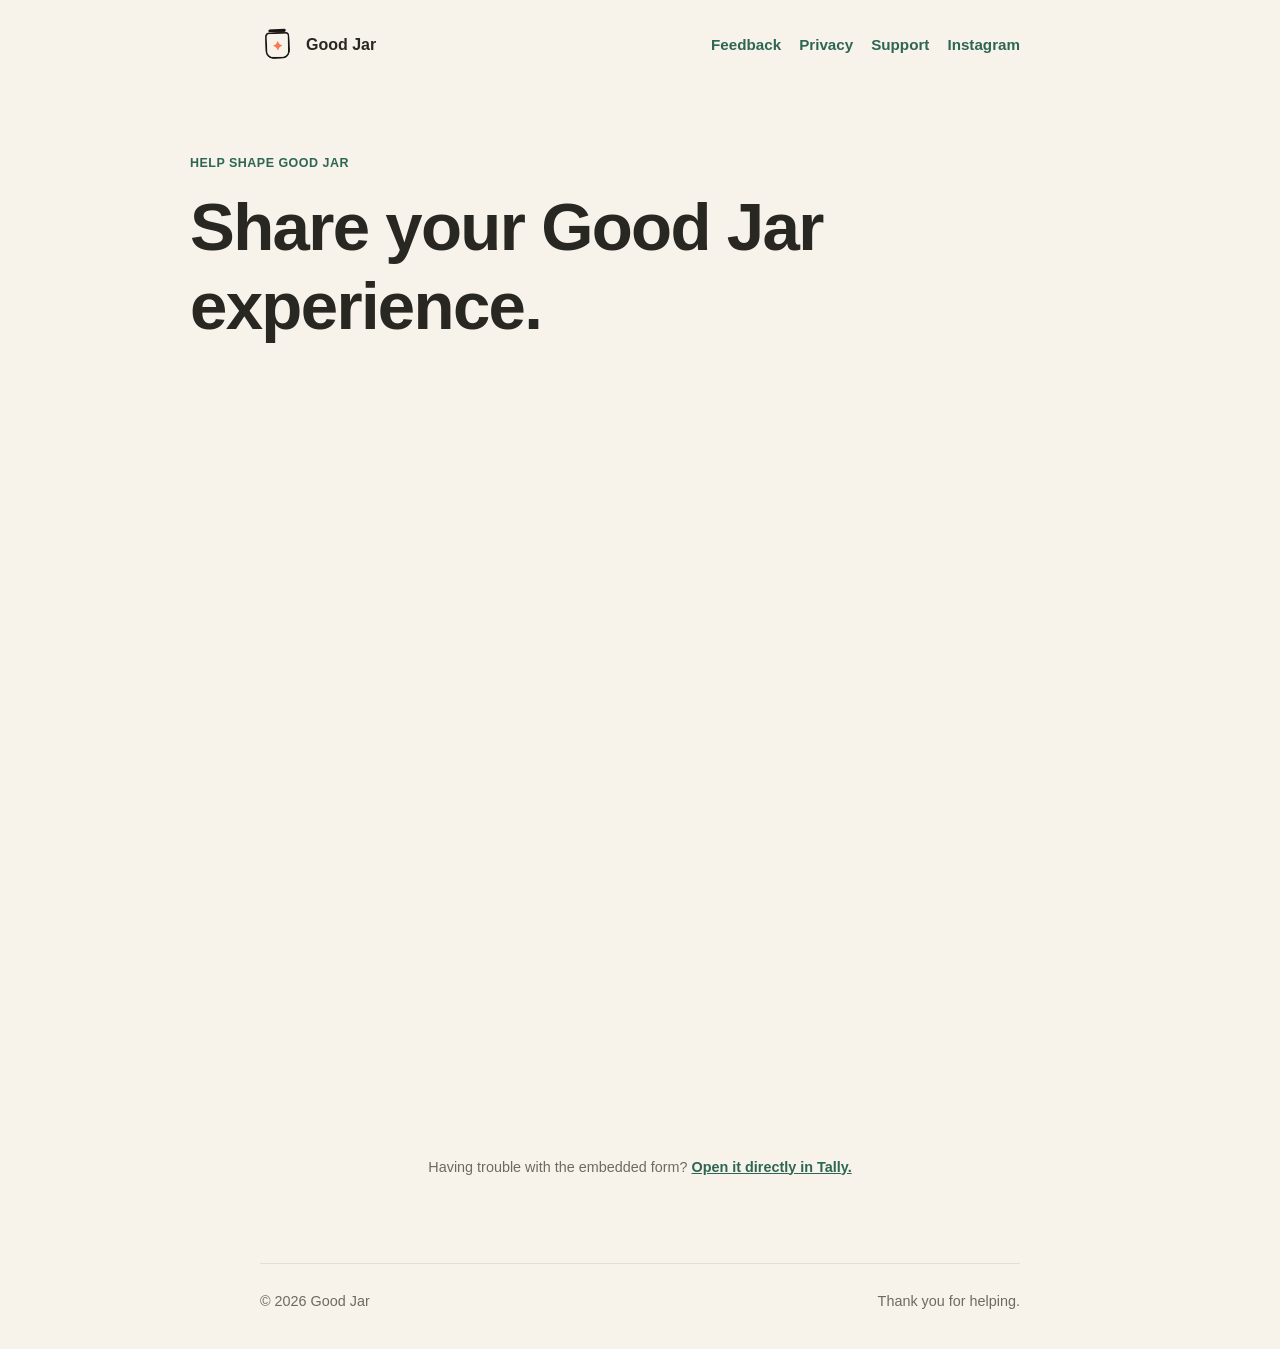
<file: feedback/index.html>
<!doctype html>
<html lang="en">
<head>
  <meta charset="utf-8">
  <meta name="viewport" content="width=device-width, initial-scale=1">
  <meta name="description" content="Share feedback about the Good Jar iOS beta.">
  <title>Beta Feedback · Good Jar</title>
  <link rel="icon" href="/assets/good-jar-mark.png" type="image/png">
  <link rel="stylesheet" href="/styles.css?v=20260815-1">
</head>
<body>
  <header class="site-header">
    <a class="brand" href="/"><img class="brand-mark" src="/assets/good-jar-mark.png" alt="" width="34" height="34"><span>Good Jar</span></a>
    <nav aria-label="Main navigation"><a href="/feedback/" aria-current="page">Feedback</a><a href="/privacy/">Privacy</a><a href="/support/">Support</a><a href="https://www.instagram.com/goodjar.app/" target="_blank" rel="noopener noreferrer" aria-label="Good Jar on Instagram (opens in a new tab)">Instagram</a></nav>
  </header>
  <main class="feedback-page">
    <header class="feedback-intro">
      <p class="eyebrow">Help shape Good Jar</p>
      <h1>Share your Good Jar experience.</h1>
    </header>
    <section class="feedback-form" aria-label="Good Jar beta feedback form">
      <iframe
        data-tally-src="https://tally.so/embed/2EdOkg?alignLeft=1&amp;hideTitle=1&amp;transparentBackground=1&amp;dynamicHeight=1"
        loading="lazy"
        width="100%"
        height="736"
        frameborder="0"
        marginheight="0"
        marginwidth="0"
        title="Good Jar Beta Feedback">
      </iframe>
      <noscript><p class="feedback-fallback"><a href="https://tally.so/r/2EdOkg">Open the feedback form</a></p></noscript>
    </section>
    <p class="feedback-fallback">Having trouble with the embedded form? <a href="https://tally.so/r/2EdOkg">Open it directly in Tally.</a></p>
  </main>
  <footer class="site-footer"><span>© 2026 Good Jar</span><span>Thank you for helping.</span></footer>
  <script src="https://tally.so/widgets/embed.js" async></script>
</body>
</html>
</file>
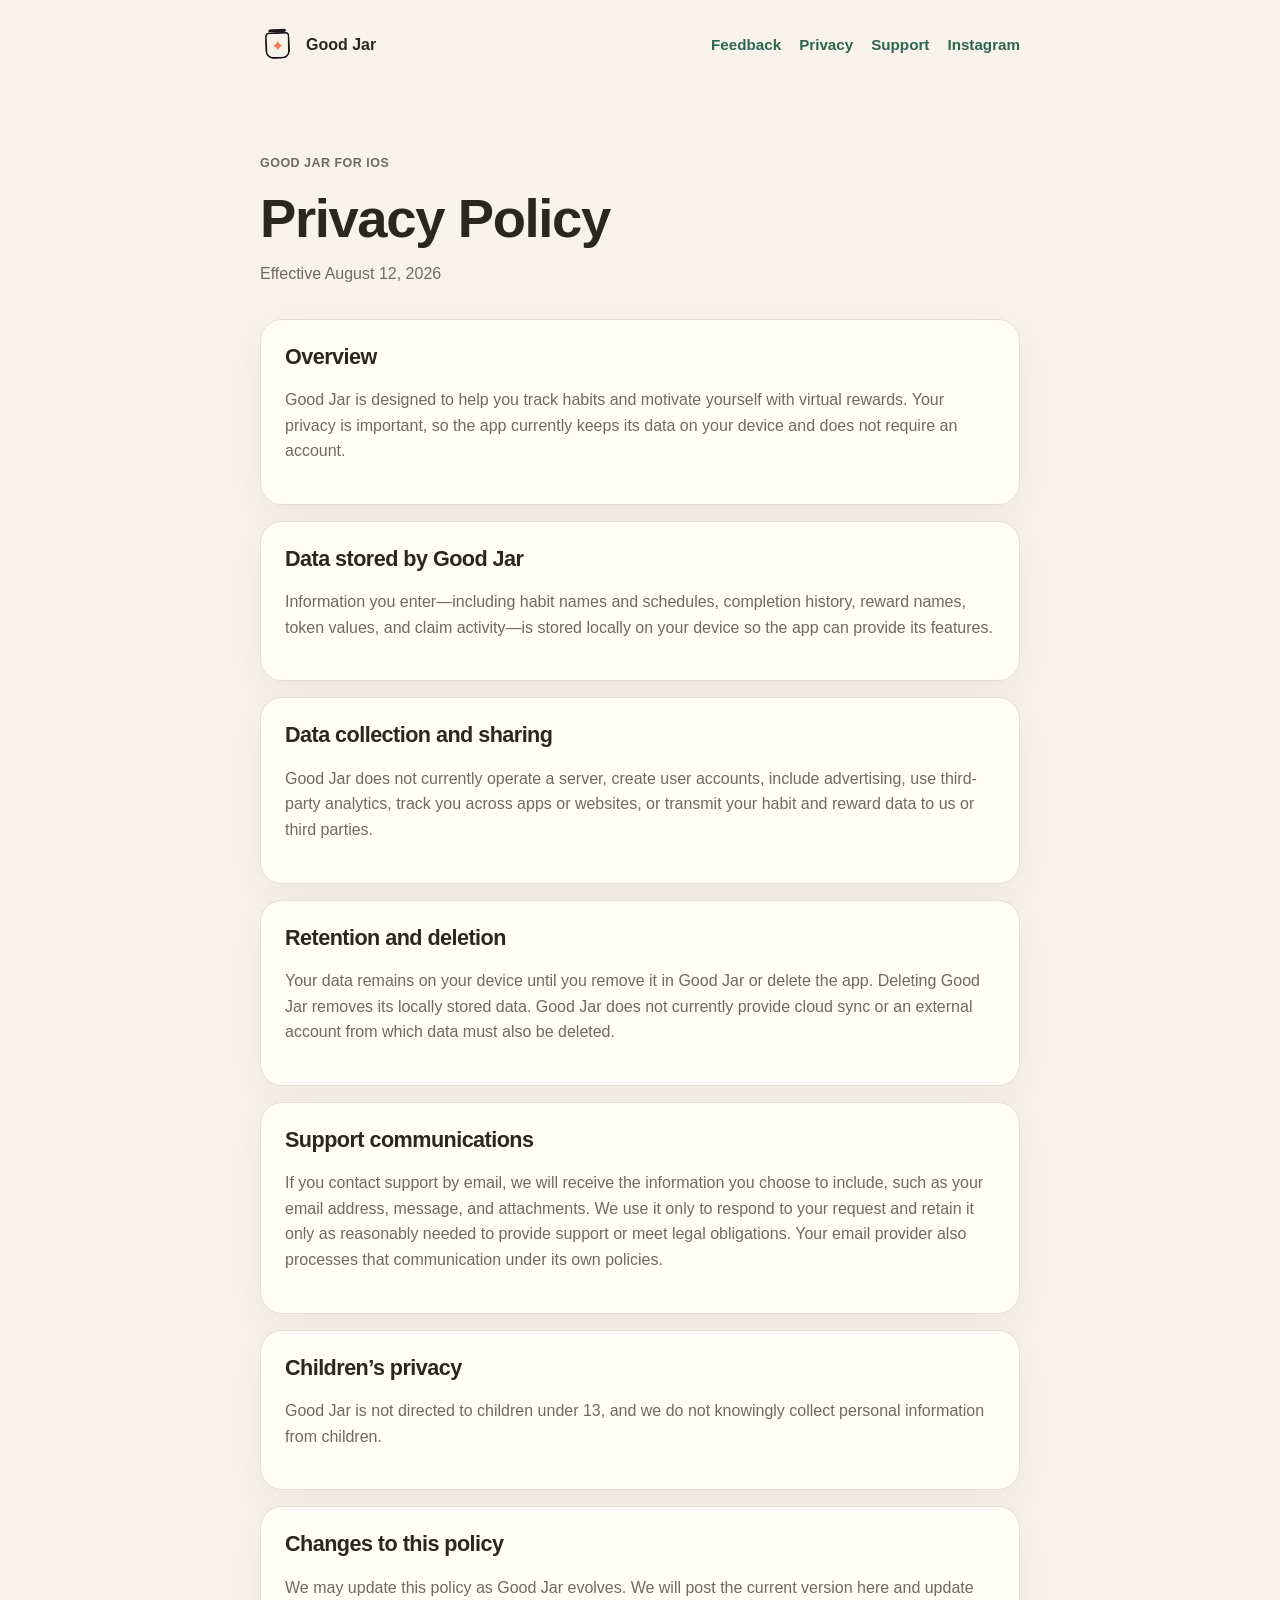
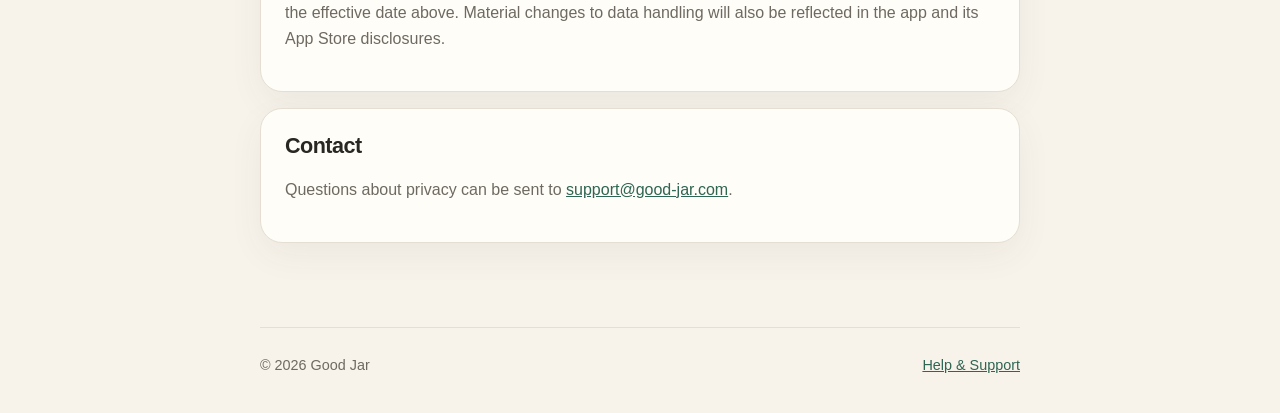
<file: privacy/index.html>
<!doctype html>
<html lang="en">
<head>
  <meta charset="utf-8">
  <meta name="viewport" content="width=device-width, initial-scale=1">
  <meta name="description" content="Privacy Policy for the Good Jar iOS app.">
  <title>Privacy Policy · Good Jar</title>
  <link rel="icon" href="/assets/good-jar-mark.png" type="image/png">
  <link rel="stylesheet" href="/styles.css?v=20260815-1">
</head>
<body>
  <header class="site-header">
    <a class="brand" href="/"><img class="brand-mark" src="/assets/good-jar-mark.png" alt="" width="34" height="34"><span>Good Jar</span></a>
    <nav aria-label="Main navigation"><a href="/feedback/">Feedback</a><a href="/privacy/" aria-current="page">Privacy</a><a href="/support/">Support</a><a href="https://www.instagram.com/goodjar.app/" target="_blank" rel="noopener noreferrer" aria-label="Good Jar on Instagram (opens in a new tab)">Instagram</a></nav>
  </header>
  <main class="policy">
    <header>
      <p class="eyebrow">Good Jar for iOS</p>
      <h1>Privacy Policy</h1>
      <p class="updated">Effective August 12, 2026</p>
    </header>
    <section>
      <h2>Overview</h2>
      <p>Good Jar is designed to help you track habits and motivate yourself with virtual rewards. Your privacy is important, so the app currently keeps its data on your device and does not require an account.</p>
    </section>
    <section>
      <h2>Data stored by Good Jar</h2>
      <p>Information you enter—including habit names and schedules, completion history, reward names, token values, and claim activity—is stored locally on your device so the app can provide its features.</p>
    </section>
    <section>
      <h2>Data collection and sharing</h2>
      <p>Good Jar does not currently operate a server, create user accounts, include advertising, use third-party analytics, track you across apps or websites, or transmit your habit and reward data to us or third parties.</p>
    </section>
    <section>
      <h2>Retention and deletion</h2>
      <p>Your data remains on your device until you remove it in Good Jar or delete the app. Deleting Good Jar removes its locally stored data. Good Jar does not currently provide cloud sync or an external account from which data must also be deleted.</p>
    </section>
    <section>
      <h2>Support communications</h2>
      <p>If you contact support by email, we will receive the information you choose to include, such as your email address, message, and attachments. We use it only to respond to your request and retain it only as reasonably needed to provide support or meet legal obligations. Your email provider also processes that communication under its own policies.</p>
    </section>
    <section>
      <h2>Children’s privacy</h2>
      <p>Good Jar is not directed to children under 13, and we do not knowingly collect personal information from children.</p>
    </section>
    <section>
      <h2>Changes to this policy</h2>
      <p>We may update this policy as Good Jar evolves. We will post the current version here and update the effective date above. Material changes to data handling will also be reflected in the app and its App Store disclosures.</p>
    </section>
    <section>
      <h2>Contact</h2>
      <p>Questions about privacy can be sent to <a href="mailto:support@good-jar.com">support@good-jar.com</a>.</p>
    </section>
  </main>
  <footer class="site-footer"><span>© 2026 Good Jar</span><a href="/support/">Help &amp; Support</a></footer>
</body>
</html>
</file>
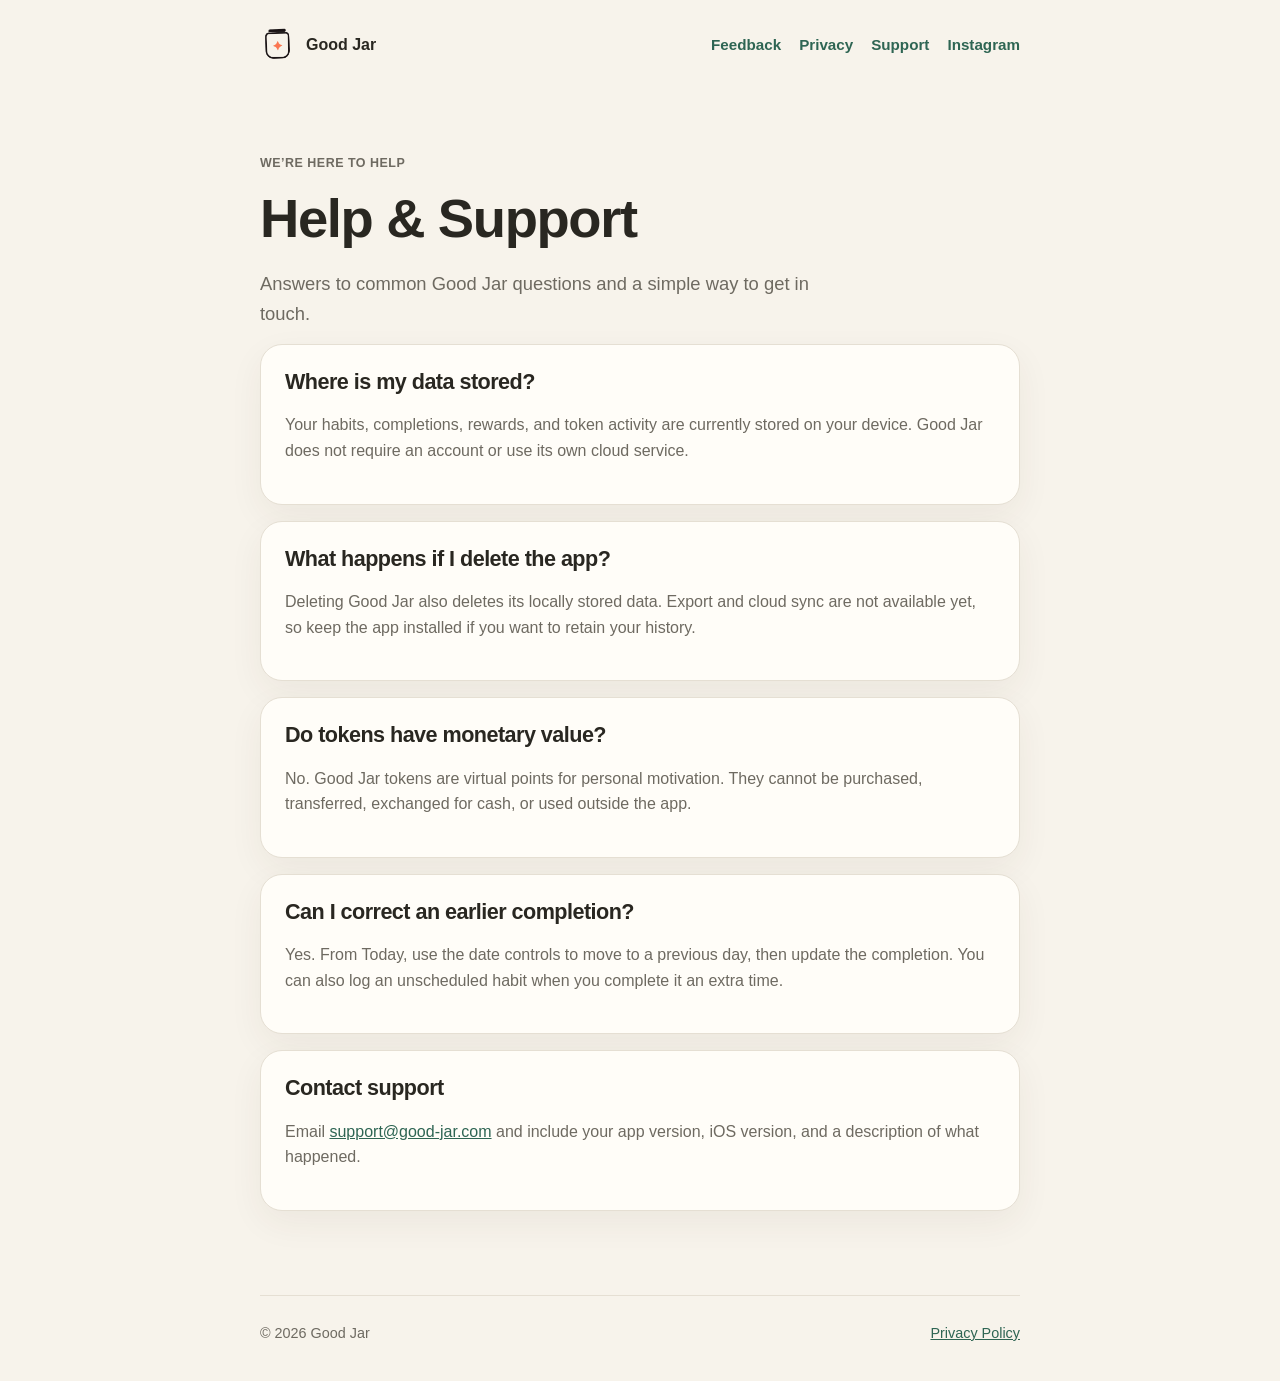
<file: support/index.html>
<!doctype html>
<html lang="en">
<head>
  <meta charset="utf-8">
  <meta name="viewport" content="width=device-width, initial-scale=1">
  <meta name="description" content="Help and support for the Good Jar iOS app.">
  <title>Help &amp; Support · Good Jar</title>
  <link rel="icon" href="/assets/good-jar-mark.png" type="image/png">
  <link rel="stylesheet" href="/styles.css?v=20260815-1">
</head>
<body>
  <header class="site-header">
    <a class="brand" href="/"><img class="brand-mark" src="/assets/good-jar-mark.png" alt="" width="34" height="34"><span>Good Jar</span></a>
    <nav aria-label="Main navigation"><a href="/feedback/">Feedback</a><a href="/privacy/">Privacy</a><a href="/support/" aria-current="page">Support</a><a href="https://www.instagram.com/goodjar.app/" target="_blank" rel="noopener noreferrer" aria-label="Good Jar on Instagram (opens in a new tab)">Instagram</a></nav>
  </header>
  <main class="policy">
    <header>
      <p class="eyebrow">We’re here to help</p>
      <h1>Help &amp; Support</h1>
      <p class="lede">Answers to common Good Jar questions and a simple way to get in touch.</p>
    </header>
    <section>
      <h2>Where is my data stored?</h2>
      <p>Your habits, completions, rewards, and token activity are currently stored on your device. Good Jar does not require an account or use its own cloud service.</p>
    </section>
    <section>
      <h2>What happens if I delete the app?</h2>
      <p>Deleting Good Jar also deletes its locally stored data. Export and cloud sync are not available yet, so keep the app installed if you want to retain your history.</p>
    </section>
    <section>
      <h2>Do tokens have monetary value?</h2>
      <p>No. Good Jar tokens are virtual points for personal motivation. They cannot be purchased, transferred, exchanged for cash, or used outside the app.</p>
    </section>
    <section>
      <h2>Can I correct an earlier completion?</h2>
      <p>Yes. From Today, use the date controls to move to a previous day, then update the completion. You can also log an unscheduled habit when you complete it an extra time.</p>
    </section>
    <section>
      <h2>Contact support</h2>
      <p>Email <a href="mailto:support@good-jar.com?subject=Good%20Jar%20Support">support@good-jar.com</a> and include your app version, iOS version, and a description of what happened.</p>
    </section>
  </main>
  <footer class="site-footer"><span>© 2026 Good Jar</span><a href="/privacy/">Privacy Policy</a></footer>
</body>
</html>
</file>
<file: styles.css>
:root {
  color-scheme: light;
  --paper: #f7f3eb;
  --card: #fffdf8;
  --ink: #292721;
  --muted: #6e6a61;
  --green: #2e6553;
  --mint: #dcece3;
  --coral: #ef755f;
  --line: #e5dfd3;
  font-family: ui-rounded, "SF Pro Rounded", "SF Pro Display", -apple-system, BlinkMacSystemFont, "Segoe UI", sans-serif;
}

* { box-sizing: border-box; }

body {
  margin: 0;
  background: var(--paper);
  color: var(--ink);
  line-height: 1.6;
}

a { color: var(--green); }

.site-header,
.site-footer,
main {
  width: min(100% - 40px, 760px);
  margin-inline: auto;
}

.site-header {
  display: flex;
  align-items: center;
  justify-content: space-between;
  gap: 24px;
  padding-block: 28px;
}

.brand {
  display: inline-flex;
  align-items: center;
  gap: 12px;
  color: var(--ink);
  font-weight: 750;
  text-decoration: none;
}

.brand-mark {
  width: 34px;
  height: 34px;
  object-fit: contain;
}

nav { display: flex; gap: 18px; }
nav a { font-size: 0.95rem; font-weight: 650; text-decoration: none; }

main { padding-block: 52px 84px; }

.hero { padding-block: 34px 56px; text-align: center; }
.eyebrow { color: var(--green); font-weight: 750; letter-spacing: 0.04em; text-transform: uppercase; font-size: 0.78rem; }

h1, h2 { line-height: 1.18; letter-spacing: -0.025em; }
h1 { margin: 10px 0 18px; font-size: clamp(2.4rem, 8vw, 4.5rem); }
h2 { margin-top: 0; font-size: 1.35rem; }

.lede { max-width: 590px; margin: 0 auto; color: var(--muted); font-size: 1.15rem; }

.hero-actions {
  display: flex;
  align-items: center;
  justify-content: center;
  margin-top: 28px;
}

.app-store-button {
  display: inline-flex;
  align-items: center;
  justify-content: center;
  padding: 15px;
}

.app-store-button:focus-visible,
.text-cta:focus-visible {
  outline: 3px solid var(--coral);
  outline-offset: 3px;
}

.app-store-button img { display: block; width: 180px; height: auto; }

.section { padding-block: 70px; }
.section + .section { border-top: 1px solid var(--line); }

.section-heading { max-width: 570px; margin-bottom: 32px; }
.section-heading h2,
.feature-intro h2,
.privacy-callout h2,
.launch-callout h2 { margin: 8px 0 12px; font-size: clamp(2rem, 5vw, 3rem); }

.steps {
  display: grid;
  grid-template-columns: repeat(3, minmax(0, 1fr));
  gap: 14px;
}

.step {
  padding: 24px;
  border: 1px solid var(--line);
  border-radius: 22px;
  background: var(--card);
}

.step-number {
  display: grid;
  width: 34px;
  height: 34px;
  margin-bottom: 22px;
  place-items: center;
  border-radius: 50%;
  background: var(--mint);
  color: var(--green);
  font-weight: 800;
}

h3 { margin: 0 0 8px; font-size: 1.05rem; line-height: 1.3; }
.step p, .feature-intro > p:last-child, .feature-list p, .privacy-callout p, .launch-callout p { margin: 0; color: var(--muted); }

.feature-section {
  display: grid;
  grid-template-columns: 0.85fr 1.15fr;
  gap: 50px;
  align-items: start;
}

.feature-list { display: grid; gap: 12px; }
.feature-list article {
  display: grid;
  grid-template-columns: 40px 1fr;
  gap: 14px;
  padding: 18px;
  border-radius: 18px;
  background: rgb(255 253 248 / 64%);
}

.feature-list article > span {
  display: grid;
  width: 38px;
  height: 38px;
  place-items: center;
  border-radius: 12px;
  background: var(--mint);
  color: var(--green);
  font-weight: 800;
}

.feature-list article > span img { display: block; }

.privacy-callout,
.launch-callout {
  display: grid;
  grid-template-columns: auto 1fr;
  gap: 26px;
  align-items: center;
  margin-block: 28px;
  padding: 34px;
  border-radius: 28px;
}

.privacy-callout { background: var(--mint); }
.launch-callout { background: #f6d6c9; }

.privacy-icon {
  display: grid;
  width: 62px;
  height: 62px;
  place-items: center;
  border-radius: 20px;
  background: var(--card);
  color: var(--green);
  font-size: 1.65rem;
  font-weight: 800;
}

.privacy-callout a { display: inline-block; margin-top: 14px; font-weight: 700; }

.large-jar {
  position: relative;
  display: grid;
  width: 88px;
  height: 92px;
  place-items: center;
  border: 5px solid var(--ink);
  border-radius: 18px 18px 30px 30px;
  background: var(--card);
}

.large-jar::before {
  content: "";
  position: absolute;
  width: 64px;
  height: 7px;
  top: -14px;
  border-radius: 5px;
  background: var(--ink);
}

.large-jar span { color: var(--coral); font-size: 34px; }
.text-cta {
  display: inline-block;
  margin-top: 16px;
  color: var(--ink);
  font-weight: 750;
  text-decoration-thickness: 2px;
  text-underline-offset: 4px;
}
.info-links { margin-top: 64px; }

.card,
.policy section {
  background: var(--card);
  border: 1px solid var(--line);
  border-radius: 22px;
  padding: 24px;
  box-shadow: 0 12px 35px rgb(60 52 38 / 6%);
}

.links { display: grid; grid-template-columns: repeat(2, minmax(0, 1fr)); gap: 16px; }
.links a { text-decoration: none; }
.links p, .policy p, .policy li { color: var(--muted); }

.policy { display: grid; gap: 16px; }
.policy h1 { font-size: clamp(2.1rem, 7vw, 3.4rem); }
.policy > header .lede { margin-inline: 0; }
.policy ul { padding-left: 22px; }
.updated { margin-top: -8px; color: var(--muted); }

.feedback-page {
  width: min(100% - 40px, 900px);
}

.feedback-intro {
  max-width: 680px;
  margin-bottom: 32px;
}

.feedback-intro h1 {
  margin-bottom: 16px;
  font-size: clamp(2.4rem, 7vw, 4.2rem);
}

.feedback-intro .lede {
  max-width: 680px;
  margin: 0;
  text-align: left;
}

.feedback-form {
  min-height: 760px;
  background: transparent;
}

.feedback-form iframe {
  display: block;
  width: calc(100% + 24px);
  min-height: 736px;
  margin-inline: -12px;
  border: 0;
}

.feedback-fallback {
  margin: 18px 0 0;
  color: var(--muted);
  text-align: center;
  font-size: 0.9rem;
}

.feedback-fallback a { font-weight: 700; }

.site-footer {
  display: flex;
  flex-wrap: wrap;
  justify-content: space-between;
  gap: 20px;
  padding-block: 26px 36px;
  border-top: 1px solid var(--line);
  color: var(--muted);
  font-size: 0.9rem;
}

.apple-legal {
  flex-basis: 100%;
  font-size: 0.72rem;
}

@media (max-width: 560px) {
  .site-header, .site-footer { align-items: flex-start; }
  .site-header { flex-direction: column; }
  .links, .steps, .feature-section { grid-template-columns: 1fr; }
  .feature-section { gap: 28px; }
  .privacy-callout, .launch-callout { grid-template-columns: 1fr; }
  .section { padding-block: 52px; }
  main { padding-top: 26px; }
  nav { flex-wrap: wrap; gap: 10px 16px; }
}
</file>
